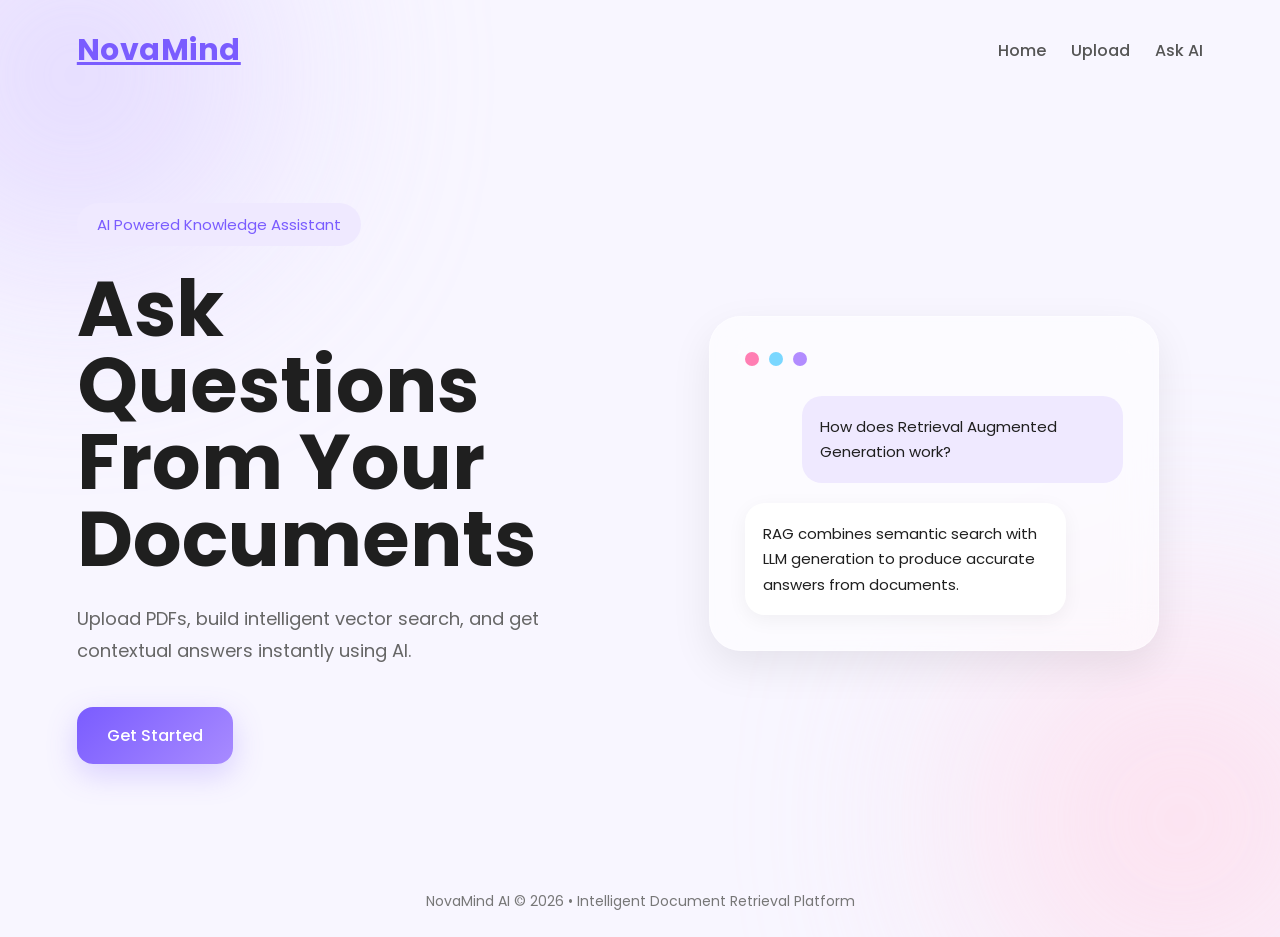
<file: frontend/index.html>
<!DOCTYPE html>
<html lang="en">
<head>
    <meta charset="UTF-8">
    <meta name="viewport" content="width=device-width, initial-scale=1.0">

    <title>NovaMind AI</title>

    <link rel="icon" type="image/x-icon" href="favicon.ico">

    <link rel="stylesheet" href="css/style.css">

    <link href="https://fonts.googleapis.com/css2?family=Poppins:wght@300;400;500;600;700&display=swap" rel="stylesheet">

    <meta name="theme-color" content="#7a5cff">
</head>
<body>

    <div class="background-blur one"></div>
    <div class="background-blur two"></div>

    <nav class="navbar">
        <a href="index.html" class="logo">
            NovaMind
        </a>

        <div class="nav-links">
            <a href="index.html" class="active-link">Home</a>
            <a href="upload.html">Upload</a>
            <a href="result.html">Ask AI</a>
        </div>
    </nav>

    <section class="hero">

        <div class="hero-left">
            <p class="tag">AI Powered Knowledge Assistant</p>

            <h1>
                Ask Questions <br>
                From Your Documents
            </h1>

            <p class="subtitle">
                Upload PDFs, build intelligent vector search,
                and get contextual answers instantly using AI.
            </p>

            <div class="hero-buttons">
                <a href="upload.html" class="primary-btn">
                    Get Started
                </a>

            </div>
        </div>

        <div class="hero-right">
            <div class="glass-card">

                <div class="card-top">
                    <div class="dot pink"></div>
                    <div class="dot blue"></div>
                    <div class="dot purple"></div>
                </div>

                <div class="chat-box">
                    <div class="message user">
                        How does Retrieval Augmented Generation work?
                    </div>

                    <div class="message bot">
                        RAG combines semantic search with LLM generation to produce accurate answers from documents.
                    </div>
                </div>

            </div>
        </div>

    </section>

    <footer class="footer">

        <p>
            NovaMind AI © 2026 • Intelligent Document Retrieval Platform
        </p>

    </footer>

</body>
</html>
</file>
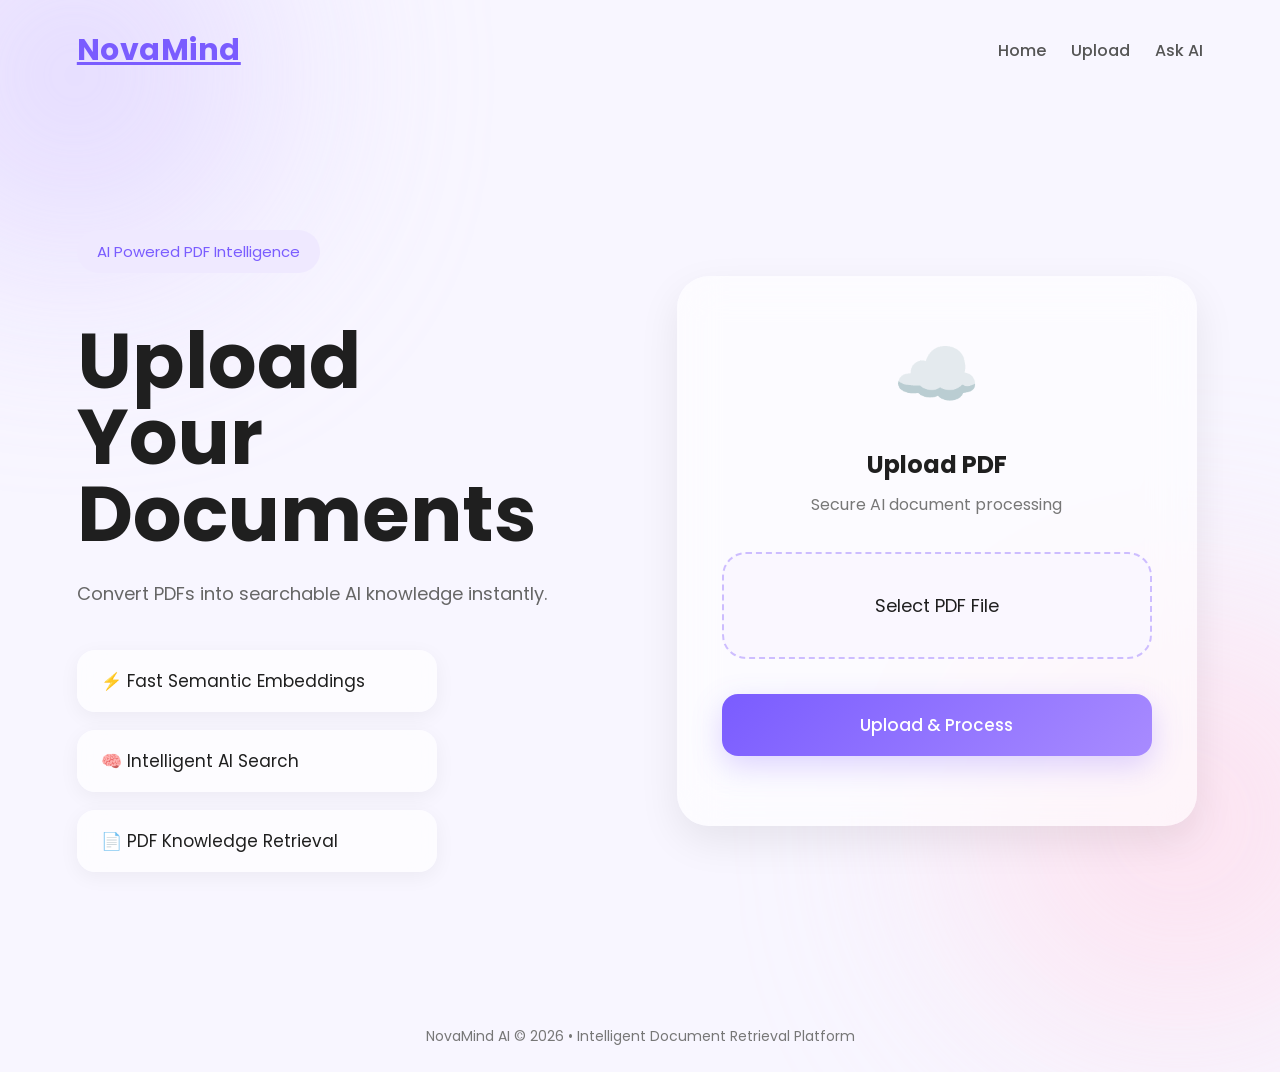
<file: frontend/upload.html>
<!DOCTYPE html>
<html lang="en">
<head>
    <meta charset="UTF-8">
    <meta name="viewport" content="width=device-width, initial-scale=1.0">
    <title>NovaMind AI</title>

    <link rel="icon" type="image/x-icon" href="favicon.ico">

    <link rel="stylesheet" href="css/style.css">

    <link href="https://fonts.googleapis.com/css2?family=Poppins:wght@300;400;500;600;700&display=swap" rel="stylesheet">

    <meta name="theme-color" content="#7a5cff">
</head>

<body>

<div class="background-blur one"></div>
<div class="background-blur two"></div>

<nav class="navbar">

    <a href="index.html" class="logo">
        NovaMind
    </a>

    <div class="nav-links">
        <a href="index.html">Home</a>
        <a href="upload.html" class="active-link">Upload</a>
        <a href="result.html">Ask AI</a>
    </div>

</nav>

<section class="upload-page">

    <div class="upload-container">

        <div class="upload-left">

            <p class="tag">
                AI Powered PDF Intelligence
            </p>

            <h1>
                Upload <br>
                Your Documents
            </h1>

            <p class="subtitle">
                Convert PDFs into searchable AI knowledge instantly.
            </p>

            <div class="features">

                <div class="feature-card">
                    ⚡ Fast Semantic Embeddings
                </div>

                <div class="feature-card">
                    🧠 Intelligent AI Search
                </div>

                <div class="feature-card">
                    📄 PDF Knowledge Retrieval
                </div>

            </div>

        </div>

        <div class="upload-right">

            <div class="upload-card">

                <div class="upload-icon">
                    ☁️
                </div>

                <h2>Upload PDF</h2>

                <p class="small-text">
                    Secure AI document processing
                </p>

                <form id="uploadForm">

                    <label class="custom-upload">

                        <input
                            type="file"
                            id="pdfFile"
                            accept=".pdf"
                        >

                        <span>
                            Select PDF File
                        </span>

                    </label>

                    <div id="fileName"></div>

                    <button
                        type="submit"
                        class="primary-btn upload-btn"
                    >
                        Upload & Process
                    </button>

                </form>

                <div id="uploadStatus"></div>

            </div>

        </div>

    </div>

</section>

<footer class="footer">

    <p>
        NovaMind AI © 2026 • Intelligent Document Retrieval Platform
    </p>

</footer>

<script defer src="js/script.js"></script>

</body>
</html>
</file>
<file: frontend/css/style.css>
*{
    margin:0;
    padding:0;
    box-sizing:border-box;
    font-family:'Poppins',sans-serif;
}

:root{
    --primary:#7a5cff;
    --primary-light:#a88bff;
    --bg:#f8f6ff;
    --card:#ffffff90;
    --text:#1f1f1f;
    --subtext:#666;
    --border:#e5ddff;
}

html{
    scroll-behavior:smooth;
}

body{
    background:var(--bg);
    color:var(--text);
    overflow-x:hidden;
    min-height:100vh;
    position:relative;
}

/* ---------- BACKGROUND BLURS ---------- */

.background-blur{
    position:fixed;
    border-radius:50%;
    filter:blur(120px);
    z-index:-1;
    opacity:0.7;
}

.one{
    width:350px;
    height:350px;
    background:#d6c7ff;
    top:-100px;
    left:-100px;
}

.two{
    width:400px;
    height:400px;
    background:#ffd6e7;
    bottom:-120px;
    right:-100px;
}

/* ---------- NAVBAR ---------- */

.navbar{
    width:100%;
    display:flex;
    justify-content:space-between;
    align-items:center;
    padding:28px 6%;
}

.logo{
    font-size:30px;
    font-weight:700;
    color:var(--primary);
    letter-spacing:0.5px;
}

.nav-links{
    display:flex;
    gap:25px;
}

.nav-links a{
    text-decoration:none;
    color:#555;
    font-weight:500;
    transition:0.3s ease;
}

.nav-links a:hover{
    color:var(--primary);
}

/* ---------- HERO ---------- */

.hero{
    min-height:85vh;
    width:100%;
    display:flex;
    align-items:center;
    justify-content:space-between;
    gap:50px;
    padding:0 6%;
}

.hero-left{
    flex:1;
    max-width:600px;
}

.tag{
    display:inline-block;
    background:#efe9ff;
    color:var(--primary);
    padding:10px 20px;
    border-radius:30px;
    font-size:15px;
    margin-bottom:25px;
}

.hero-left h1{
    font-size:clamp(48px,6vw,88px);
    line-height:1;
    margin-bottom:25px;
    font-weight:700;
}

.subtitle{
    color:var(--subtext);
    line-height:1.8;
    font-size:18px;
    max-width:520px;
}

.hero-buttons{
    display:flex;
    gap:18px;
    margin-top:40px;
}

/* ---------- BUTTONS ---------- */

.primary-btn,
.secondary-btn{
    padding:16px 30px;
    border-radius:16px;
    text-decoration:none;
    font-weight:500;
    transition:0.3s ease;
    display:inline-flex;
    align-items:center;
    justify-content:center;
    cursor:pointer;
}

.primary-btn{
    background:linear-gradient(
        135deg,
        var(--primary),
        var(--primary-light)
    );
    color:white;
    border:none;
    box-shadow:0 10px 30px rgba(122,92,255,0.25);
}

.primary-btn:hover{
    transform:translateY(-3px);
}

.secondary-btn{
    background:white;
    border:1px solid #ddd;
    color:#444;
}

.secondary-btn:hover{
    border-color:var(--primary);
    color:var(--primary);
}

/* ---------- HERO RIGHT ---------- */

.hero-right{
    flex:1;
    display:flex;
    justify-content:center;
}

.glass-card{
    width:100%;
    max-width:450px;
    background:rgba(255,255,255,0.55);
    backdrop-filter:blur(20px);
    border:1px solid rgba(255,255,255,0.4);
    border-radius:32px;
    padding:35px;
    box-shadow:0 15px 40px rgba(0,0,0,0.08);
}

.card-top{
    display:flex;
    gap:10px;
    margin-bottom:30px;
}

.dot{
    width:14px;
    height:14px;
    border-radius:50%;
}

.pink{
    background:#ff7eb3;
}

.blue{
    background:#7ad7ff;
}

.purple{
    background:#b28cff;
}

.chat-box{
    display:flex;
    flex-direction:column;
    gap:20px;
}

.message{
    padding:18px;
    border-radius:20px;
    line-height:1.7;
    max-width:85%;
    font-size:15px;
}

.user{
    align-self:flex-end;
    background:#efe9ff;
}

.bot{
    background:white;
    box-shadow:0 5px 20px rgba(0,0,0,0.05);
}

/* ---------- UPLOAD PAGE ---------- */

.upload-page,
.ask-page{
    min-height:100vh;
    width:100%;
    display:flex;
    align-items:center;
    justify-content:center;
    padding:40px 6%;
}

.upload-container{
    width:100%;
    max-width:1400px;
    display:flex;
    align-items:center;
    justify-content:space-between;
    gap:60px;
}

.upload-left{
    flex:1;
    max-width:560px;
}

.upload-left h1{
    font-size:clamp(50px,6vw,90px);
    line-height:1;
    margin:25px 0;
}

.features{
    margin-top:40px;
    display:flex;
    flex-direction:column;
    gap:18px;
}

.feature-card{
    width:100%;
    max-width:360px;
    background:rgba(255,255,255,0.65);
    backdrop-filter:blur(14px);
    padding:18px 24px;
    border-radius:18px;
    box-shadow:0 5px 20px rgba(0,0,0,0.05);
    font-size:17px;
}

.upload-right{
    flex:1;
    display:flex;
    justify-content:center;
}

.upload-card{
    width:100%;
    max-width:520px;
    background:rgba(255,255,255,0.6);
    backdrop-filter:blur(22px);
    border-radius:32px;
    padding:45px;
    box-shadow:0 15px 40px rgba(0,0,0,0.08);
    text-align:center;
}

.upload-icon{
    font-size:70px;
    margin-bottom:20px;
}

.small-text{
    color:#777;
    margin-top:10px;
}

.custom-upload{
    display:block;
    margin:35px 0;
    padding:38px 20px;
    border:2px dashed #cdbdff;
    border-radius:24px;
    background:#faf7ff;
    cursor:pointer;
    transition:0.3s ease;
    font-size:18px;
}

.custom-upload:hover{
    transform:translateY(-3px);
}

.custom-upload input{
    display:none;
}

.upload-btn{
    width:100%;
    padding:18px;
    font-size:17px;
}

#fileName{
    color:#666;
    margin-top:10px;
}

#uploadStatus{
    margin-top:25px;
    font-weight:500;
}

/* ---------- ASK PAGE ---------- */

.ask-container{
    width:100%;
    max-width:950px;
}

.ask-container h1{
    text-align:center;
    margin-bottom:40px;
    font-size:clamp(38px,5vw,60px);
}

.query-box{
    width:100%;
    display:flex;
    gap:15px;
}

.query-box input{
    flex:1;
    padding:18px 22px;
    border:none;
    border-radius:18px;
    background:white;
    outline:none;
    font-size:16px;
    box-shadow:0 5px 20px rgba(0,0,0,0.05);
}

.query-box button{
    padding:18px 28px;
    border:none;
    border-radius:18px;
    background:linear-gradient(
        135deg,
        var(--primary),
        var(--primary-light)
    );
    color:white;
    font-size:16px;
    cursor:pointer;
}

.answer-box{

    width:100%;

    min-height:280px;

    background:rgba(
        255,
        255,
        255,
        0.65
    );

    backdrop-filter:blur(14px);

    border-radius:28px;

    padding:45px;

    margin-top:35px;

    box-shadow:
        0 15px 45px rgba(
            122,
            92,
            255,
            0.08
        );

    border:1px solid rgba(
        255,
        255,
        255,
        0.4
    );

    transition:0.3s ease;
}

.answer-placeholder{
    color:#888;
}

.ai-answer{
    line-height:1.9;
    font-size:18px;
}

.loading{
    font-size:20px;
}

/* ---------- RESPONSIVE ---------- */

@media(max-width:1100px){

    .hero,
    .upload-container{
        flex-direction:column;
        text-align:center;
    }

    .hero-left,
    .hero-right,
    .upload-left,
    .upload-right{
        width:100%;
        max-width:100%;
    }

    .hero-left,
    .upload-left{
        display:flex;
        flex-direction:column;
        align-items:center;
    }

    .subtitle{
        max-width:100%;
    }

    .hero-buttons{
        justify-content:center;
        flex-wrap:wrap;
    }

    .feature-card{
        max-width:100%;
    }

    .upload-card{
        max-width:100%;
    }

    .query-box{
        flex-direction:column;
    }

    .query-box button{
        width:100%;
    }
}

@media(max-width:600px){

    .navbar{
        flex-direction:column;
        gap:18px;
    }

    .nav-links{
        gap:18px;
        flex-wrap:wrap;
        justify-content:center;
    }

    .glass-card,
    .upload-card,
    .answer-box{
        padding:28px;
    }

    .primary-btn,
    .secondary-btn{
        width:100%;
    }

    .hero-buttons{
        width:100%;
        flex-direction:column;
    }
}

.footer{
    width:100%;
    padding:25px;
    text-align:center;
    color:#777;
    font-size:14px;
}

.glass-card,
.upload-card,
.answer-box{
    animation:floatCard 5s ease-in-out infinite;
}

@keyframes floatCard{

    0%{
        transform:translateY(0px);
    }

    50%{
        transform:translateY(-8px);
    }

    100%{
        transform:translateY(0px);
    }
}

.logo{
    font-size:30px;
    font-weight:700;
    color:#7a5cff;
    letter-spacing:0.5px;
    transition:0.3s ease;
    cursor:pointer;
}

.logo:hover{
    transform:scale(1.04);
}

.query-box input:focus{
    box-shadow:
        0 0 0 4px rgba(122,92,255,0.15);
}

.feature-card,
.upload-card,
.answer-box,
.glass-card{
    transition:0.35s ease;
}

.feature-card:hover,
.upload-card:hover,
.answer-box:hover,
.glass-card:hover{
    transform:translateY(-6px);
}

.ai-answer{
    width:100%;
}

.answer-content{

    margin-top:12px;

    line-height:1.8;

    font-size:18px;

    color:#333;

    white-space:normal;
}



.answer-content h3{

    color:#7a5cff;

    margin-top:24px;

    margin-bottom:10px;

    font-size:28px;

    font-weight:700;

    line-height:1.3;
}



.answer-content strong{

    color:#222;

    font-weight:600;
}



.answer-content br{

    line-height:1.2;
}

.ai-badge{
    display:inline-block;
    background:linear-gradient(
        135deg,
        #7a5cff,
        #9f7aea
    );

    color:white;

    padding:10px 18px;

    border-radius:30px;

    font-size:14px;
    font-weight:600;

    margin-bottom:25px;

    box-shadow:0 10px 30px rgba(
        122,
        92,
        255,
        0.25
    );
}

.outside-back-btn-container{
    width:100%;
    display:flex;
    justify-content:center;
    margin-top:30px;
    margin-bottom:20px;
}

.outside-back-btn{
    text-decoration:none;
    background:linear-gradient(
        135deg,
        #7a5cff,
        #9c7dff
    );
    color:white;
    padding:14px 28px;
    border-radius:14px;
    font-weight:600;
    transition:0.3s ease;
    box-shadow:0 10px 30px rgba(122,92,255,0.25);
}

.outside-back-btn:hover{
    transform:translateY(-2px);
    box-shadow:0 15px 35px rgba(122,92,255,0.35);
}

.dashboard-grid{

    display:grid;

    grid-template-columns:
        repeat(
            auto-fit,
            minmax(280px,1fr)
        );

    gap:25px;

    margin-top:40px;

    margin-bottom:35px;
}



.dashboard-card{

    background:
        rgba(
            255,
            255,
            255,
            0.7
        );

    backdrop-filter:blur(12px);

    border-radius:24px;

    padding:28px;

    box-shadow:
        0 10px 35px rgba(
            122,
            92,
            255,
            0.08
        );

    border:
        1px solid rgba(
            255,
            255,
            255,
            0.5
        );

    transition:0.3s ease;
}



.dashboard-card:hover{

    transform:translateY(-4px);
}



.dashboard-card h3{

    color:#7a5cff;

    margin-bottom:18px;

    font-size:20px;

    font-weight:700;
}



.dashboard-card div{

    line-height:1.8;

    color:#444;

    font-size:15px;
}



.answer-box{

    width:100%;

    min-height:400px;

    background:rgba(
        255,
        255,
        255,
        0.72
    );

    backdrop-filter:blur(16px);

    border-radius:30px;

    padding:50px;

    margin-top:35px;

    overflow-wrap:break-word;

    line-height:1.9;

    box-shadow:
        0 20px 50px rgba(
            122,
            92,
            255,
            0.08
        );
}

.dashboard-section{

    margin-top:60px;

    width:100%;
}



.dashboard-title{

    font-size:34px;

    font-weight:700;

    margin-bottom:35px;

    color:#2d1b69;

    text-align:center;
}



.dashboard-grid{

    width:100%;

    display:grid;

    grid-template-columns:
        repeat(4, 1fr);

    gap:25px;

    margin-bottom:50px;
}

@media(max-width:1100px){

    .dashboard-grid{

        grid-template-columns:
            repeat(2,1fr);
    }
}

@media(max-width:650px){

    .dashboard-grid{

        grid-template-columns:
            1fr;
    }
}



.dashboard-card{

    background:rgba(
        255,
        255,
        255,
        0.72
    );

    backdrop-filter:blur(12px);

    border-radius:24px;

    padding:35px;

    box-shadow:
        0 15px 35px rgba(
            122,
            92,
            255,
            0.08
        );

    text-align:center;

    transition:0.3s ease;
}



.dashboard-card:hover{

    transform:translateY(-6px);
}



.dashboard-card h3{

    color:#7a5cff;

    font-size:18px;

    margin-bottom:18px;
}



.dashboard-card p{

    font-size:36px;

    font-weight:700;

    color:#222;
}



.chart-container{

    background:white;

    border-radius:28px;

    padding:35px;

    margin-top:40px;

    box-shadow:
        0 15px 40px rgba(
            122,
            92,
            255,
            0.08
        );
}



.keyword-section{

    margin-top:45px;
}



.keyword-section h3{

    margin-bottom:25px;

    color:#2d1b69;
}



#keywordContainer{

    display:flex;

    flex-wrap:wrap;

    gap:15px;
}



.keyword-tag{

    background:
        linear-gradient(
            135deg,
            #7a5cff,
            #9f7aea
        );

    color:white;

    padding:12px 20px;

    border-radius:40px;

    font-size:14px;

    font-weight:500;

    box-shadow:
        0 10px 25px rgba(
            122,
            92,
            255,
            0.2
        );
}

/* =========================================
VOICE BUTTON
========================================= */

/* =========================================
VOICE BUTTON
========================================= */

.voice-btn {

    width: 70px;

    height: 70px;

    border: none;

    border-radius: 20px;

    background: linear-gradient(
        135deg,
        #7a5cff,
        #9d7bff
    );

    color: white;

    font-size: 26px;

    cursor: pointer;

    transition: 0.3s ease;

    box-shadow:
        0 10px 30px rgba(
            122,
            92,
            255,
            0.3
        );

    display: flex;

    align-items: center;

    justify-content: center;

    padding: 0;

    line-height: 1;
}


.voice-btn.listening {

    animation:
        pulseMic 1s infinite;
}


@keyframes pulseMic {

    0% {

        transform: scale(1);
    }

    50% {

        transform: scale(1.15);
    }

    100% {

        transform: scale(1);
    }
}
</file>
